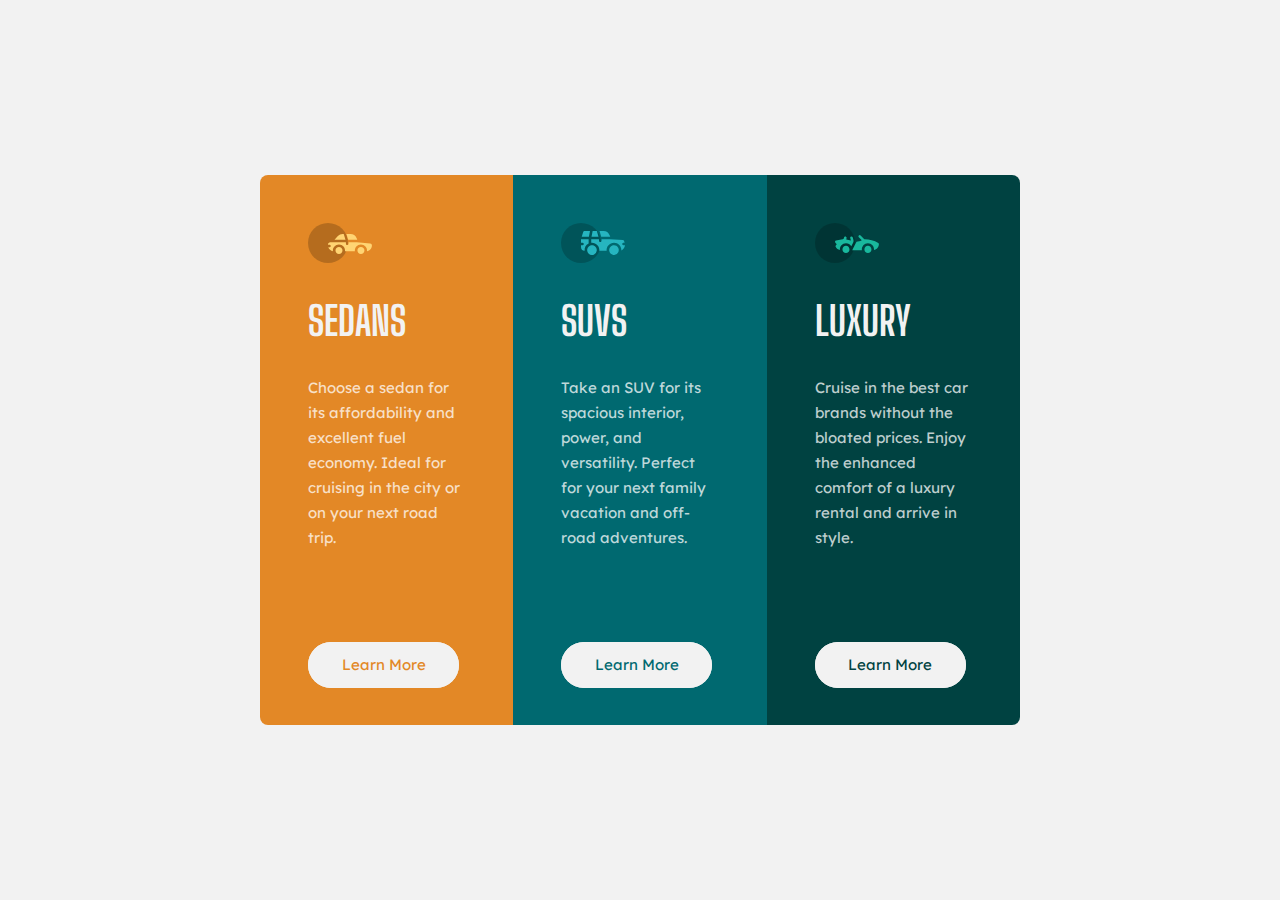
<file: 3-column-preview-card-component-main copie/index.html>
<!DOCTYPE html>
<html lang="en">
<head>
  <meta charset="UTF-8">
  <meta name="viewport" content="width=device-width, initial-scale=1.0"> <!-- displays site properly based on user's device -->
  <link rel="stylesheet" href="style.css">
  <link rel="icon" type="image/png" sizes="32x32" href="./images/favicon-32x32.png">
  <link rel="preconnect" href="https://fonts.googleapis.com">
  <link rel="preconnect" href="https://fonts.gstatic.com" crossorigin>
  <link href="https://fonts.googleapis.com/css2?family=Big+Shoulders+Display:wght@700&family=Lexend+Deca&display=swap" rel="stylesheet">
  <title>Frontend Mentor | 3-column preview card component</title>
</head>
<body>
  <header class="card">
    <div class="orange-column">
      <img src="images/icon-sedans.svg" alt="">
      <h1>SEDANS</h1>
      <p>Choose a sedan for its affordability and excellent fuel economy. Ideal for cruising in the city
      or on your next road trip.</p>
      <a href="#" class="orange-link">Learn More</a>
    </div>

    <div class="cyan-column">
      <img src="images/icon-suvs.svg" alt="">
      <h1>SUVS</h1>
      <p>Take an SUV for its spacious interior, power, and versatility. Perfect for your next family vacation
      and off-road adventures.</p>
      <a href="#" class="cyan-link">Learn More</a>
    </div>

    <div class="dark-cyan-column">
      <img src="images/icon-luxury.svg" alt="">
      <h1>LUXURY</h1>
      <p>Cruise in the best car brands without the bloated prices. Enjoy the enhanced comfort of a luxury
      rental and arrive in style.</p>
      <a href="#" class="dark-cyan-link">Learn More</a>
    </div>
  </header>
</body>
</html>
</file>
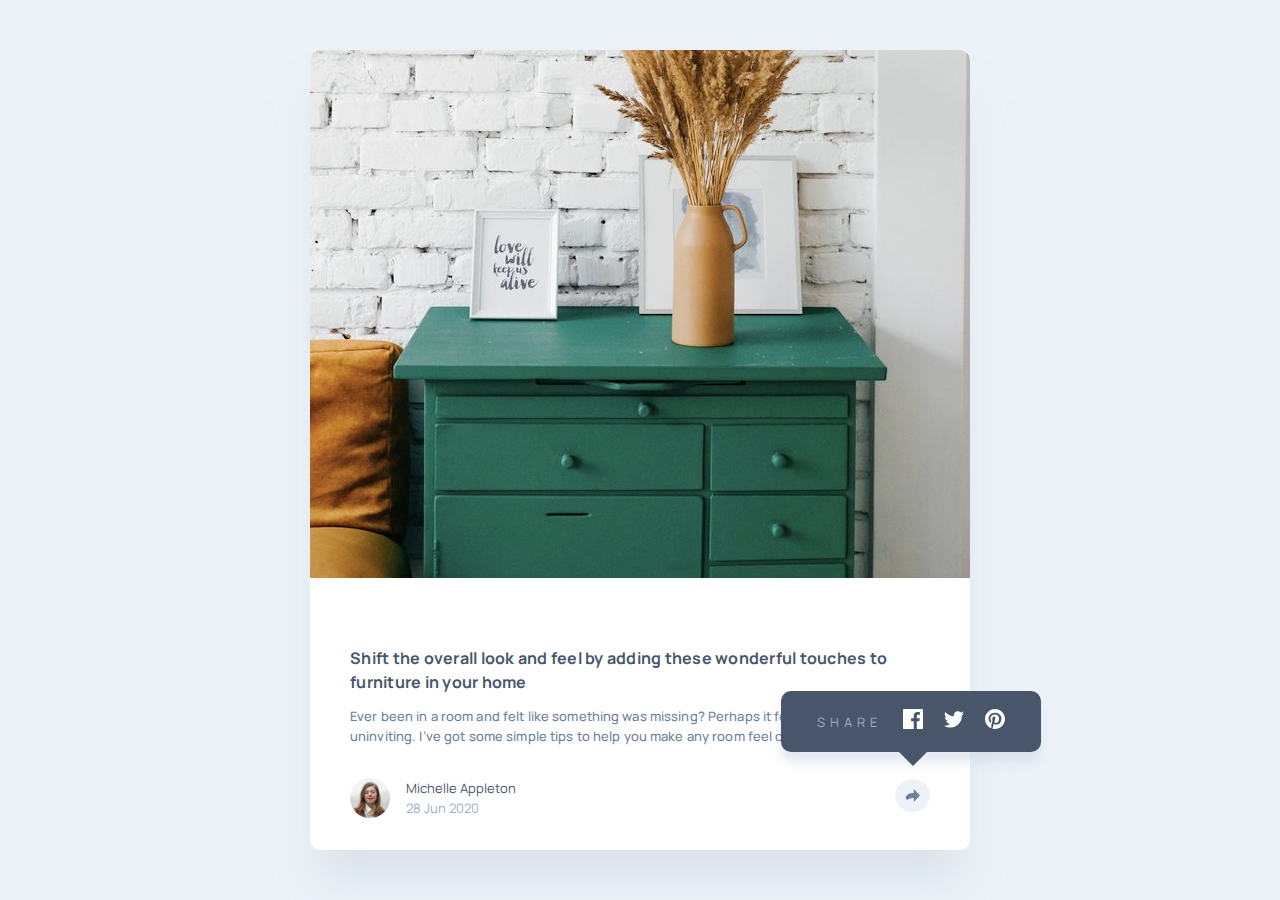
<file: article-preview-component-master/index.html>
<!DOCTYPE html>
<html lang="en">
<head>
  <meta charset="UTF-8">
  <meta name="viewport" content="width=device-width, initial-scale=1.0"> <!-- displays site properly based on user's device -->
  <link rel="stylesheet" href="style.css">
  <link rel="icon" type="image/png" sizes="32x32" href="./images/favicon-32x32.png">
  <link rel="preconnect" href="https://fonts.googleapis.com">
  <link rel="preconnect" href="https://fonts.gstatic.com" crossorigin>
  <link href="https://fonts.googleapis.com/css2?family=Manrope:wght@500;700&display=swap" rel="stylesheet">
  <title>Frontend Mentor | Article preview component</title>
</head>
<body>
  <main class="card">
    <img src="images/drawers.jpg" alt="green drawers with som deco on them" class="image">
    <div class="description">
      <h1>Shift the overall look and feel by adding these wonderful touches to furniture in your home</h1>
      <p class="ad-description">Ever been in a room and felt like something was missing? Perhaps it felt slightly bare and uninviting.
      I’ve got some simple tips to help you make any room feel complete.
      </p>

      <div class="user-info">
        <div class="user-profile">
          <img src="images/avatar-michelle.jpg" alt="" class="avatar">
          <div class="user-name-date">
            <p class="user-name">Michelle Appleton</p>
            <p class="date">28 Jun 2020</p>
          </div>
        </div>
        <div class="share-icon">
          <div class="sharing-btns">
            <p>SHARE</p>
            <a href="#"><img src="images/icon-facebook.svg" alt="" class="icon"></a>
            <a href="#"><img src="images/icon-twitter.svg" alt="" class="icon"></a>
            <a href="#"><img src="images/icon-pinterest.svg" alt="" class="icon"></a>
          </div>
          <img src="images/icon-share.svg" alt="" class="share-btn">
        </div>
        <!-- <div class="share-icon-mobile">
          <div class="sharing-btns-mobile" id="social-icons">
            <p>SHARE</p>
            <a href="#"><img src="images/icon-facebook.svg" alt="" class="icon-mobile"></a>
            <a href="#"><img src="images/icon-twitter.svg" alt="" class="icon-mobile"></a>
            <a href="#"><img src="images/icon-pinterest.svg" alt="" class="icon-mobile"></a>
          </div>
          <img src="images/icon-share.svg" alt="" class="share-btn-mobile">
        </div> -->
      </div>
    </div>
  </main>
  <script src="index.js"></script>
</body>
</html>
</file>
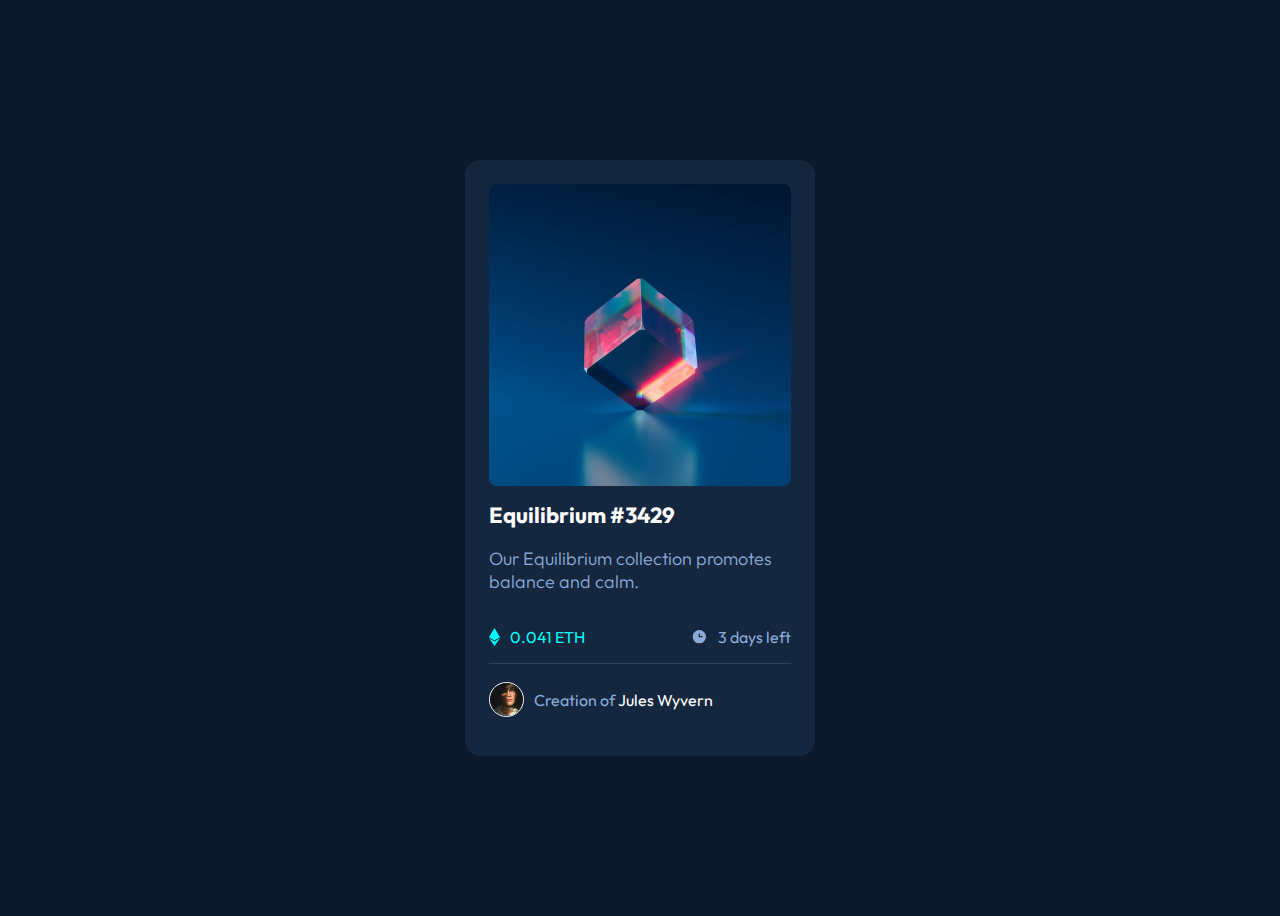
<file: nft-preview-card-component-main/index.html>
<!DOCTYPE html>
<html lang="en">
<head>
  <meta charset="UTF-8">
  <meta name="viewport" content="width=device-width, initial-scale=1.0"> <!-- displays site properly based on user's device -->
  <link rel="icon" type="image/png" sizes="32x32" href="./images/favicon-32x32.png">
  <link rel="stylesheet" href="style.css">
  <link rel="preconnect" href="https://fonts.googleapis.com">
  <link rel="preconnect" href="https://fonts.gstatic.com" crossorigin>
  <link href="https://fonts.googleapis.com/css2?family=Outfit:wght@300;400;700&display=swap" rel="stylesheet">
  <title>Frontend Mentor | NFT preview card component</title>

  <!-- Feel free to remove these styles or customise in your own stylesheet 👍 -->
</head>
<body>
  <main class="card">
    <div class="image">
      <img src="images/image-equilibrium.jpg" alt="colored and shiny cube on blue background" class="card-img">
      <!-- <div class="overlay">
        <img src="images/icon-view.svg" alt="eye icon" height="48" class="eye-icon">
      </div> -->
    </div>

    <div class="card-description">
      <a href="#" class="title"><h1>Equilibrium #3429</h2></a>

      <p class="description-text">Our Equilibrium collection promotes balance and calm.</p>
      <div class="additional-info">
        <span class="price"><img src="images/icon-ethereum.svg" alt="etherum icon" class="icon"><p class="price">0.041 ETH</p></span>
        <span class="time-left"><img src="images/icon-clock.svg" alt="clock icon" class="icon"><p>3 days left</p></span>
      </div>
    </div>

    <footer class="card-footer">
      <img src="images/image-avatar.png" alt="Jules Wyvern avatar" class="avatar">
      <p>Creation of <a href="#" class="designer-name">Jules Wyvern</a></p>
    </footer>
  </main>
</body>
</html>
</file>
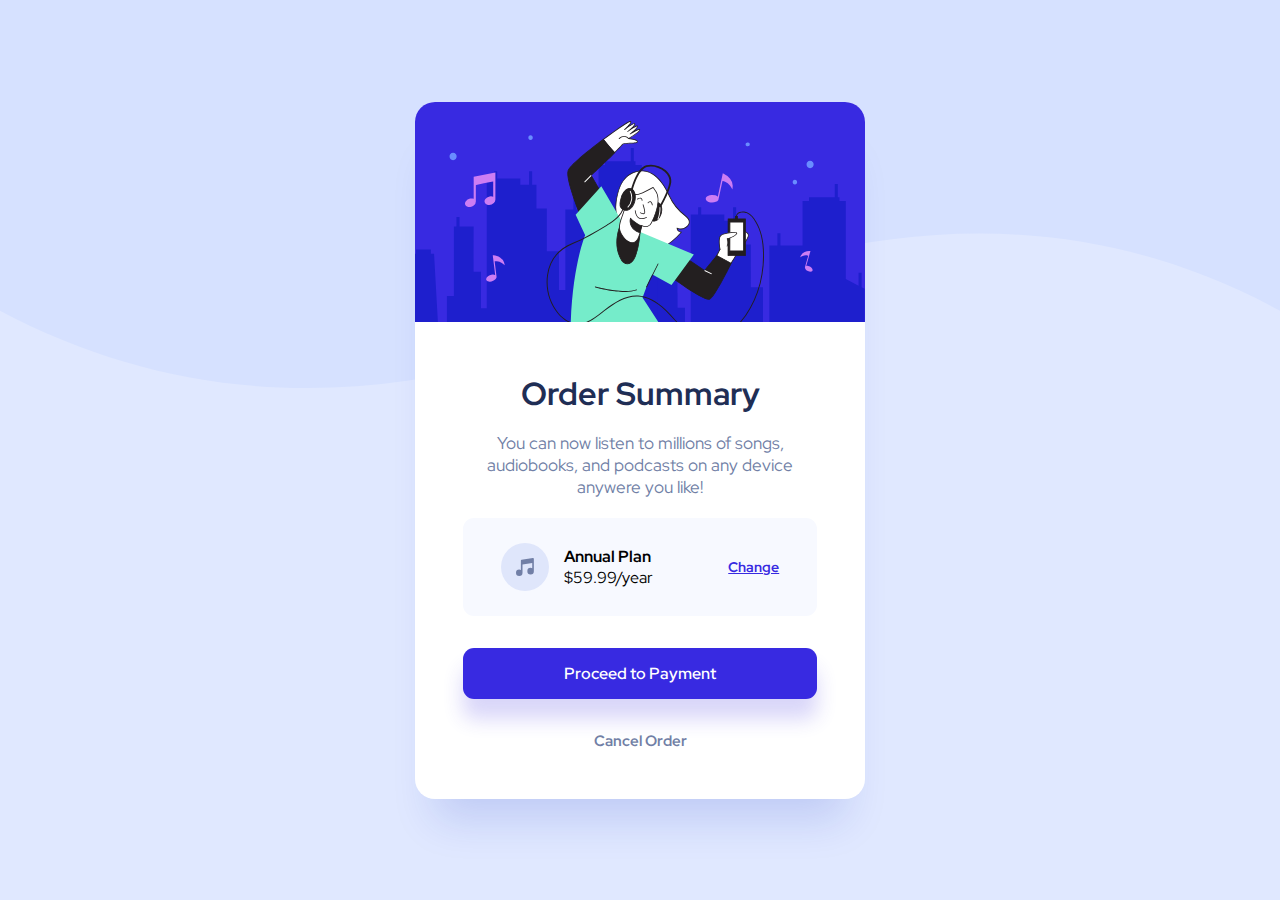
<file: order-summary-component-main/index.html>
<!DOCTYPE html>
<html lang="en">
<head>
  <meta charset="UTF-8">
  <meta name="viewport" content="width=device-width, initial-scale=1.0"> <!-- displays site properly based on user's device -->

  <link rel="icon" type="image/png" sizes="32x32" href="./images/favicon-32x32.png">
  <link rel="stylesheet" href="style.css">
  <link rel="preconnect" href="https://fonts.googleapis.com">
  <link rel="preconnect" href="https://fonts.gstatic.com" crossorigin>
  <link href="https://fonts.googleapis.com/css2?family=Red+Hat+Display:wght@400;500;600;700;900&display=swap" rel="stylesheet">
  <title>Frontend Mentor | Order summary card</title>
</head>
<body>
<main class="card">
  <div class="top-image">
    <img src="images/illustration-hero.svg" alt="illustration">
  </div>

  <div class="card-content">
    <div class="description">
      <h1>Order Summary</h1>
      <p>You can now listen to millions of songs, audiobooks, and podcasts on any device anywere you like!</p>
    </div>

    <div class="price-description">
      <div class="plan-price">
        <img src="images/icon-music.svg" alt="icon music">
        <div class="price">
          <h4>Annual Plan</h4>
          <p>$59.99/year</p>
        </div>
      </div>
      <a href="#">Change</a>
    </div>

    <div class="payment">
      <a href="#" class="payment-btn">Proceed to Payment</a>
      <a href="#" class="order">Cancel Order</a>
    </div>
  </div>
</main>
</body>
</html>
</file>
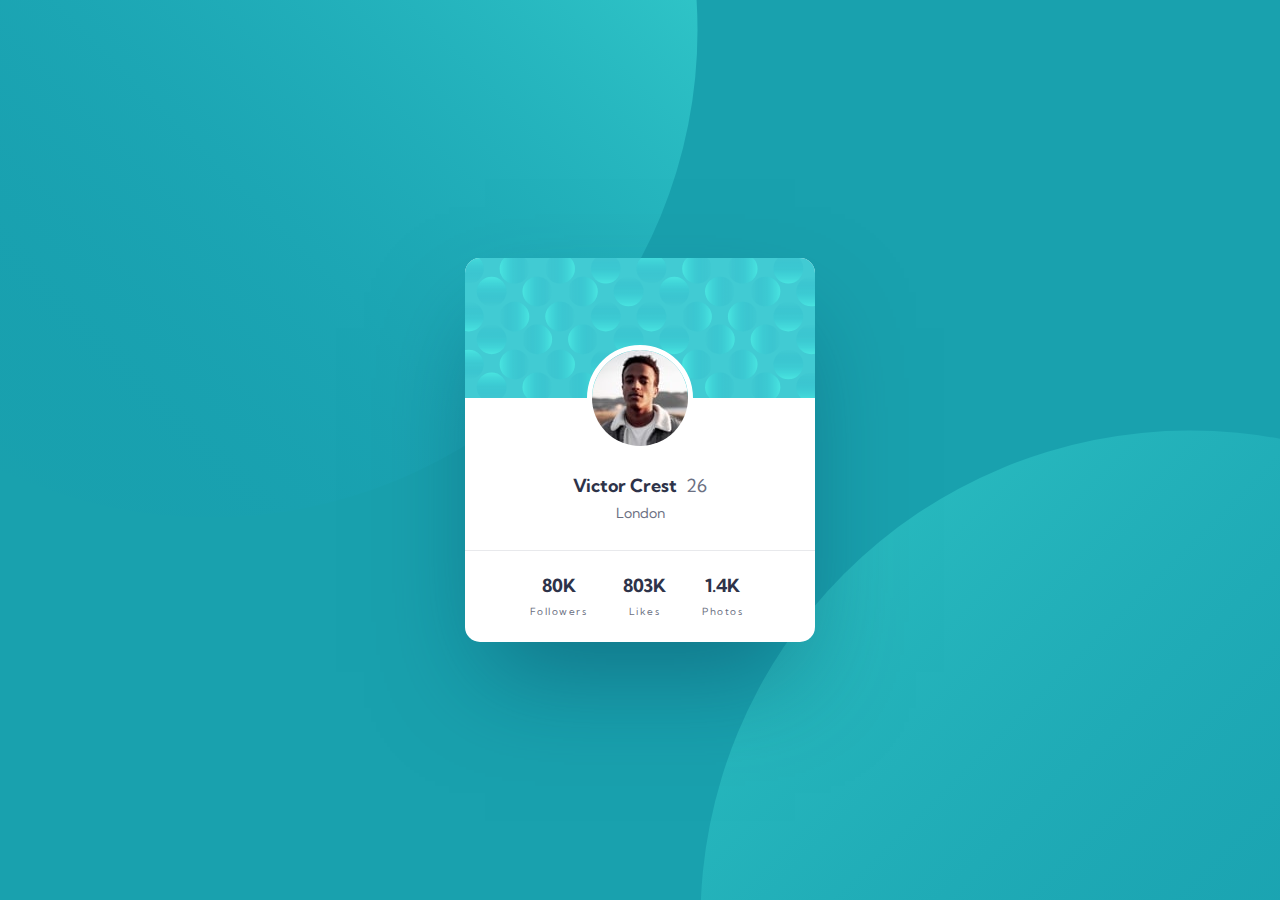
<file: profile-card-component-main/index.html>
<!DOCTYPE html>
<html lang="en">
<head>
  <meta charset="UTF-8">
  <meta name="viewport" content="width=device-width, initial-scale=1.0"> <!-- displays site properly based on user's device -->
  <link rel="stylesheet" href="style.css">
  <link rel="icon" type="image/png" sizes="32x32" href="./images/favicon-32x32.png">
  <link rel="preconnect" href="https://fonts.googleapis.com">
  <link rel="preconnect" href="https://fonts.gstatic.com" crossorigin>
  <link href="https://fonts.googleapis.com/css2?family=Kumbh+Sans:wght@400;700&display=swap" rel="stylesheet">
  <title>Frontend Mentor | Profile card component</title>
</head>
<body>
  <main class="card">
    <div class="header">
      <img src="images/bg-pattern-card.svg" alt="blue bg with circles" class="card-bg">
      <img src="images/image-victor.jpg" alt="" class="avatar">
    </div>
    <div class="info">
      <div class="name-age">
        <h1>Victor Crest</h1><p class="age">26</p>
      </div>
      <p class="city">London</p>
    </div>
    <div class="statistics">
      <div class="stats-group">
        <h2 class="numbers">80K</h2>
        <p class="details">Followers</p>
      </div>
      <div class="stats-group">
        <h2 class="numbers">803K</h2>
        <p class="details">Likes</p>
      </div>
      <div class="stats-group">
        <h2 class="numbers">1.4K</h2>
        <p class="details">Photos</p>
      </div>
    </div>
  </main>
</body>
</html>
</file>
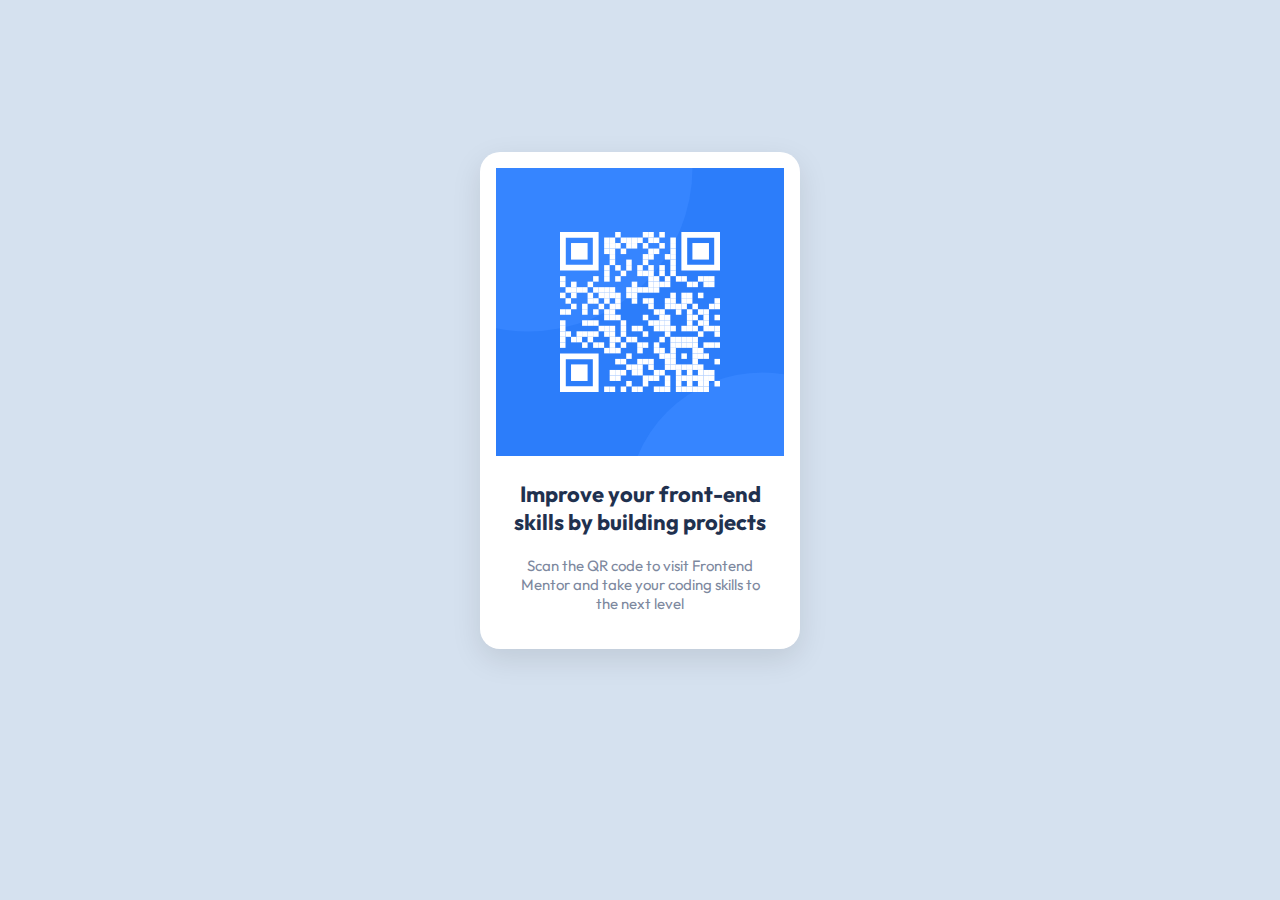
<file: qr-code-component-main/index.html>
<!DOCTYPE html>
<html lang="en">
<head>
  <meta charset="UTF-8">
  <meta name="viewport" content="width=device-width, initial-scale=1.0"> <!-- displays site properly based on user's device -->
  <link rel="icon" type="image/png" sizes="32x32" href="./images/favicon-32x32.png">
  <link rel="stylesheet" href="style.css">
  <link rel="preconnect" href="https://fonts.googleapis.com">
  <link rel="preconnect" href="https://fonts.gstatic.com" crossorigin>
  <link href="https://fonts.googleapis.com/css2?family=Outfit:wght@300;700&display=swap" rel="stylesheet">
  <title>Claire C. | QR code component</title>
</head>
<body>
  <div class="card">
    <div class="qr-code">
      <img src="images/qr-background.svg" alt="QR code blue background" class="qr-background">
      <img src="images/qr-code.svg" alt="QR code" class="qr">
    </div>
    <div class="presentation-text">
      <h1>Improve your front-end skills by building projects</h1>
      <p>Scan the QR code to visit Frontend Mentor and take your coding skills to the next level</p>
    </div>
  </div>
</body>
</html>
</file>
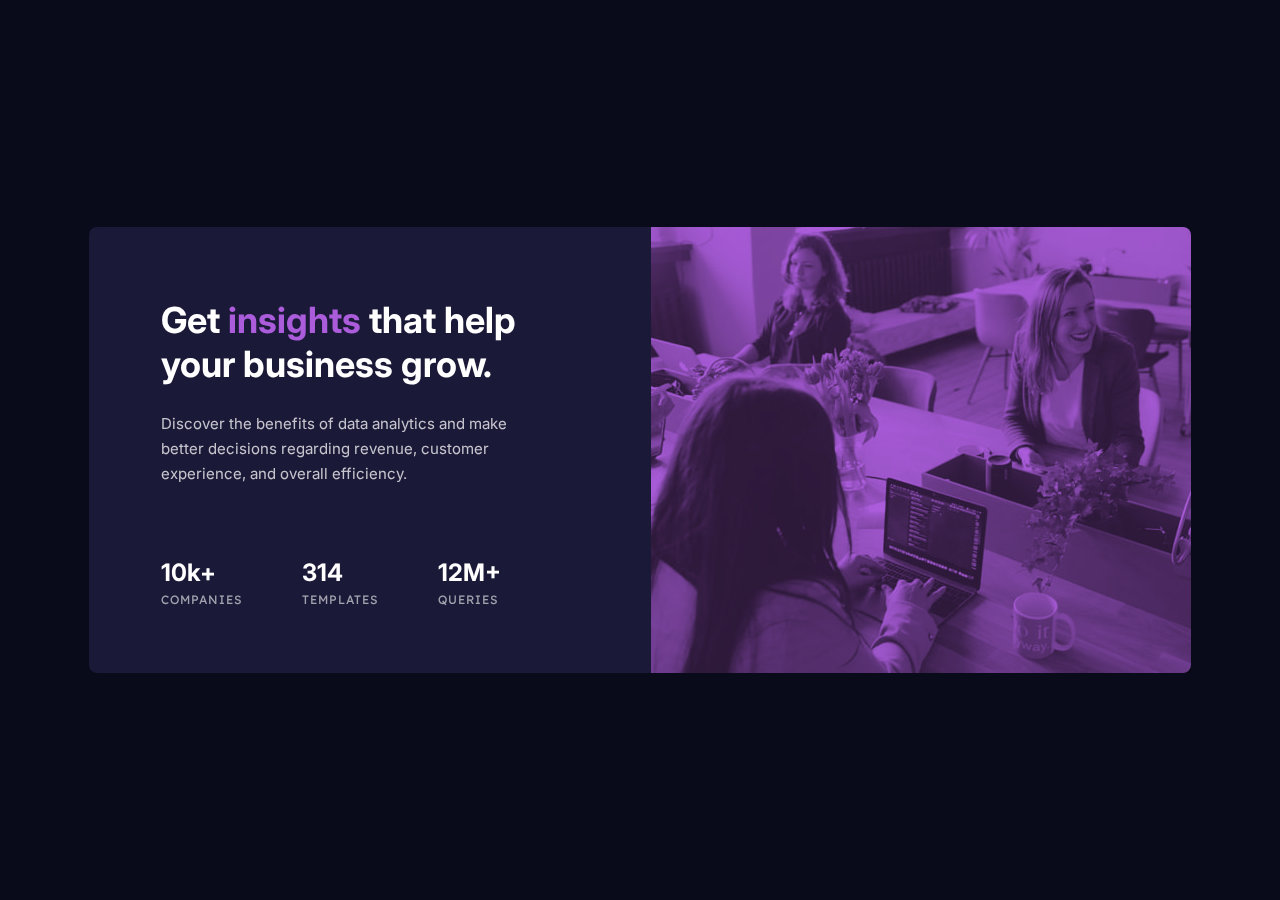
<file: stats-preview-card-component-main/index.html>
<!DOCTYPE html>
<html lang="en">
<head>
  <meta charset="UTF-8">
  <meta name="viewport" content="width=device-width, initial-scale=1.0"> <!-- displays site properly based on user's device -->
  <link rel="stylesheet" href="style.css">
  <link rel="icon" type="image/png" sizes="32x32" href="./images/favicon-32x32.png">
  <link rel="preconnect" href="https://fonts.googleapis.com">
  <link rel="preconnect" href="https://fonts.gstatic.com" crossorigin>
  <link href="https://fonts.googleapis.com/css2?family=Inter:wght@400;700&family=Lexend+Deca&display=swap" rel="stylesheet">
  <title>Frontend Mentor | Stats preview card component</title>
</head>
<body>
  <header class="card">
    <div class="description">
      <h1>
        Get <span style="color: hsl(277, 64%, 61%);">insights</span> that help your business grow.
      </h1>

      <p class="description-text">
        Discover the benefits of data analytics and make better decisions regarding revenue, customer
        experience, and overall efficiency.
      </p>

      <div class="stats">
        <div class="stats-group">
          <h2 class="numbers">10k+</h2>
          <p class="details">COMPANIES</p>
        </div>

        <div class="stats-group">
          <h2 class="numbers">314</h2>
          <p class="details">TEMPLATES</p>
        </div>

        <div class="stats-group">
          <h2 class="numbers">12M+</h2>
          <p class="details">QUERIES</p>
        </div>
      </div>
    </div>
  </header>
  <div class="image">
    <img src="images/image-header-desktop.jpg" alt="">
  </div>

</body>
</html>
</file>
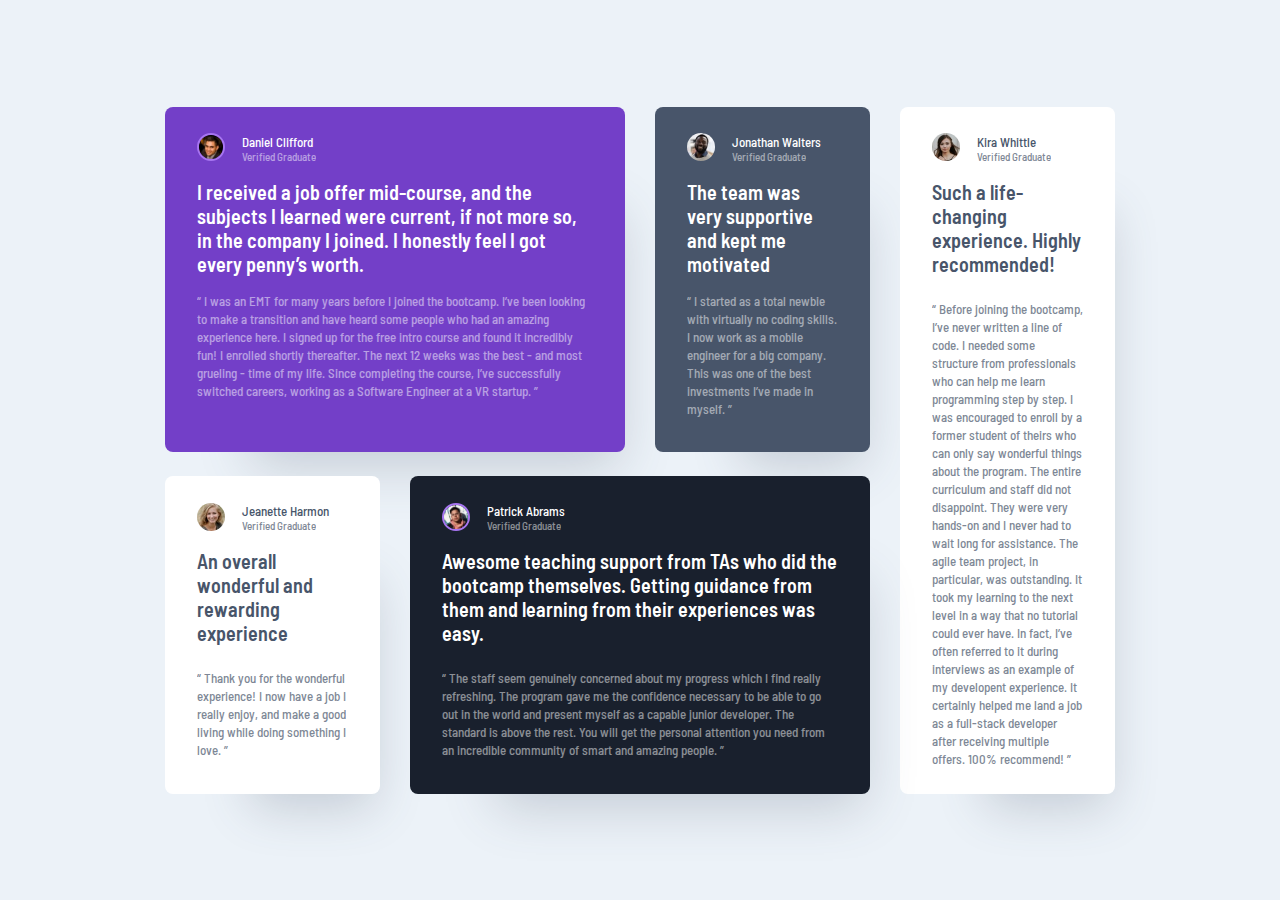
<file: testimonials-grid-section-main/index.html>
<!DOCTYPE html>
<html lang="en">
<head>
  <meta charset="UTF-8">
  <meta name="viewport" content="width=device-width, initial-scale=1.0"> <!-- displays site properly based on user's device -->
  <link rel="stylesheet" href="style.css">
  <link rel="icon" type="image/png" sizes="32x32" href="./images/favicon-32x32.png">
  <link rel="preconnect" href="https://fonts.googleapis.com">
  <link rel="preconnect" href="https://fonts.gstatic.com" crossorigin>
  <link href="https://fonts.googleapis.com/css2?family=Barlow+Semi+Condensed:wght@500;600&display=swap" rel="stylesheet">
  <title>Frontend Mentor | [Challenge Name Here]</title>
</head>

<body>
  <main class="container">
    <div class="card card--card-one">
      <div class="card__header">
        <img src="images/image-daniel.jpg" alt="Daniel Clifford" class="card__avatar card__avatar--border">
        <div class="card__student-info">
          <p class="card__student-name">Daniel Clifford</p>
          <p class="card__student-status">Verified Graduate</p>
        </div>
      </div>
      <div class="card__testimonial">
        <h1>I received a job offer mid-course, and the subjects I learned were current, if not more so,
          in the company I joined. I honestly feel I got every penny’s worth.</h1>
        <p class="card__testimonial-text"> “ I was an EMT for many years before I joined the bootcamp. I’ve been looking to make a
          transition and have heard some people who had an amazing experience here. I signed up
          for the free intro course and found it incredibly fun! I enrolled shortly thereafter.
          The next 12 weeks was the best - and most grueling - time of my life. Since completing
          the course, I’ve successfully switched careers, working as a Software Engineer at a VR startup. ”</p>
      </div>
    </div>

    <div class="card card--card-two">
      <div class="card__header">
        <img src="images/image-jonathan.jpg" alt="Jonathan Walters" class="card__avatar">
        <div class="card__student-info">
          <p class="card__student-name">Jonathan Walters</p>
          <p class="card__student-status">Verified Graduate</p>
        </div>
      </div>
      <div class="card__testimonial">
        <h1>The team was very supportive and kept me motivated</h1>
        <p class="card__testimonial-text">“ I started as a total newbie with virtually no coding skills. I now work as a mobile engineer
          for a big company. This was one of the best investments I’ve made in myself. ”</p>
      </div>
    </div>

    <div class="card card--white-card card--card-three">
      <div class="card__header">
        <img src="images/image-kira.jpg" alt="Kira Whittle" class="card__avatar">
        <div class="card__student-info">
          <p class="card__student-name">Kira Whittle</p>
          <p class="card__student-status">Verified Graduate</p>
        </div>
      </div>
      <div class="card__testimonial">
        <h1>Such a life-changing experience. Highly recommended!</h1>
        <p class="card__testimonial-text"> “ Before joining the bootcamp, I’ve never written a line of code. I needed some structure from
          professionals who can help me learn programming step by step. I was encouraged to enroll by a former
          student of theirs who can only say wonderful things about the program. The entire curriculum and staff
          did not disappoint. They were very hands-on and I never had to wait long for assistance. The agile team
          project, in particular, was outstanding. It took my learning to the next level in a way that no tutorial
          could ever have. In fact, I’ve often referred to it during interviews as an example of my developent
          experience. It certainly helped me land a job as a full-stack developer after receiving multiple offers.
          100% recommend! ”</p>
      </div>
    </div>

    <div class="card card--white-card card--card-four">
      <div class="card__header">
        <img src="images/image-jeanette.jpg" alt="Jeanette Harmon" class="card__avatar">
        <div class="card__student-info">
          <p class="card__student-name">Jeanette Harmon</p>
          <p class="card__student-status">Verified Graduate</p>
        </div>
      </div>
      <div class="card__testimonial">
        <h1>An overall wonderful and rewarding experience</h1>
        <p class="card__testimonial-text">“ Thank you for the wonderful experience! I now have a job I really enjoy, and make a good living
          while doing something I love. ”</p>
      </div>
    </div>

    <div class="card card--card-five">
      <div class="card__header">
        <img src="images/image-patrick.jpg" alt="Patrick Abrams" class="card__avatar card__avatar--border">
        <div class="card__student-info">
          <p class="card__student-name">Patrick Abrams</p>
          <p class="card__student-status">Verified Graduate</p>
        </div>
      </div>
      <div class="card__testimonial">
        <h1>Awesome teaching support from TAs who did the bootcamp themselves. Getting guidance from them and
          learning from their experiences was easy.</h1>
        <p class="card__testimonial-text">“ The staff seem genuinely concerned about my progress which I find really refreshing. The program
          gave me the confidence necessary to be able to go out in the world and present myself as a capable
          junior developer. The standard is above the rest. You will get the personal attention you need from
          an incredible community of smart and amazing people. ”</p>
      </div>
    </div>
  </main>
</body>
</html>
</file>
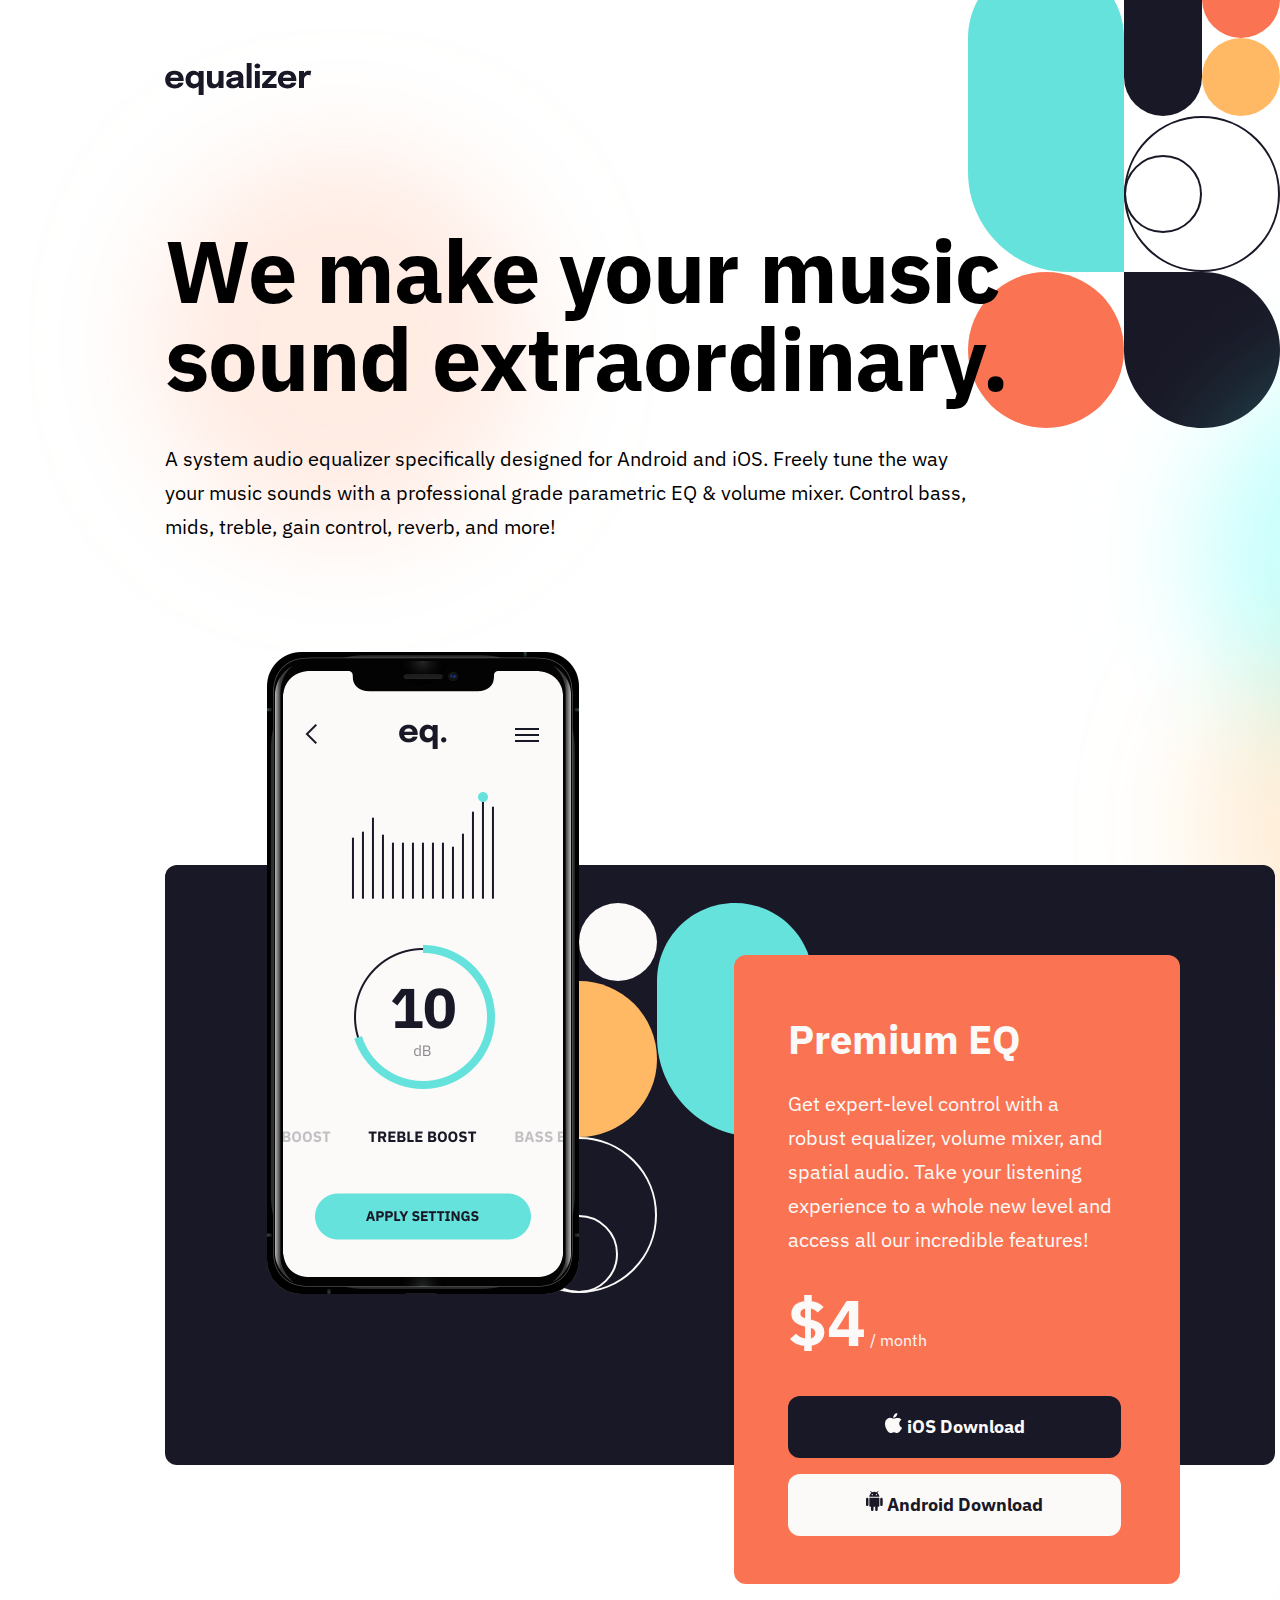
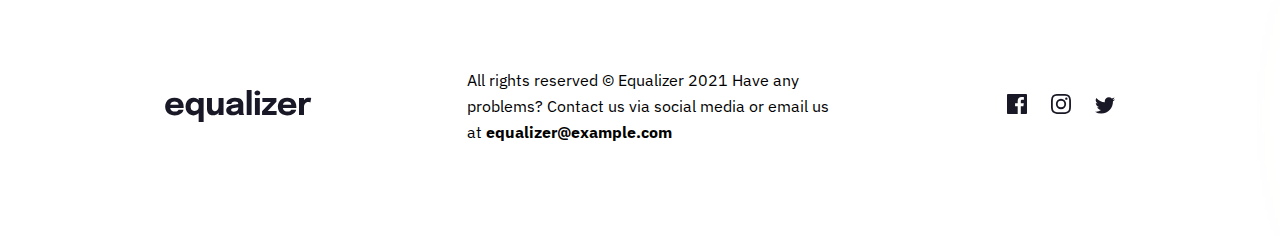
<file: equalizer-landing-page/starter-code/index.html>
<!DOCTYPE html>
<html lang="en">
<head>
  <meta charset="UTF-8">
  <meta name="viewport" content="width=device-width, initial-scale=1.0">

  <link rel="icon" type="image/png" sizes="32x32" href="./assets/favicon-32x32.png">
  <link rel="stylesheet" href="style.css">
  <link rel="preconnect" href="https://fonts.googleapis.com">
  <link rel="preconnect" href="https://fonts.gstatic.com" crossorigin>
  <link href="https://fonts.googleapis.com/css2?family=IBM+Plex+Sans:wght@400;700&display=swap" rel="stylesheet">
  <title>Frontend Mentor | Equalizer landing page</title>
</head>
<body>
  <div class="container">
    <header>
      <nav>
        <img src="assets/logo.svg" alt="equalizer-logo" class="logo">
      </nav>
      <h1>We make your music sound extraordinary.</h1>
      <div class="presentation-text">
        <p> A system audio equalizer specifically designed for Android and iOS. Freely tune the
          way your music sounds with a professional grade parametric EQ & volume mixer. Control
          bass, mids, treble, gain control, reverb, and more!</p>
      </div>
    </header>

    <main>
      <div class="black-card">
        <img src="assets/illustration-app.png" alt="" class="phone-img">
        <img src="assets/Group 8.svg" alt="" class="geometrics-card">
        <div class="orange-card">
          <h2>Premium EQ</h2>
          <p>Get expert-level control with a robust equalizer, volume mixer, and spatial audio. Take
            your listening experience to a whole new level and access all our incredible features!</p>


          <span class="price">$4</span> / month
          <div class="buttons">
            <a href="#" class="btn ios">
              <img src="assets/icon-apple.svg" alt="">
              iOS Download
            </a>
            <a href="#" class="btn android">
              <img src="assets/icon-android.svg" alt="">
              Android Download
            </a>
          </div>
        </div>
      </div>
    </main>

    <footer>
      <img src="assets/logo.svg" alt="equalizer-logo" class="logo">
      <p class="footer-text">All rights reserved © Equalizer 2021
        Have any problems? Contact us via social media or email us at <strong>equalizer@example.com</strong></p>

      <div class="social-media-logos">
        <a href="#"><img src="assets/icon-facebook.svg" alt="" class="social"></a>
        <a href="#"><img src="assets/icon-instagram.svg" alt="" class="social"></a>
        <a href="#"><img src="assets/icon-twitter.svg" alt="" class="social"></a>
      </div>
    </footer>
  </div>
</body>
</html>
</file>
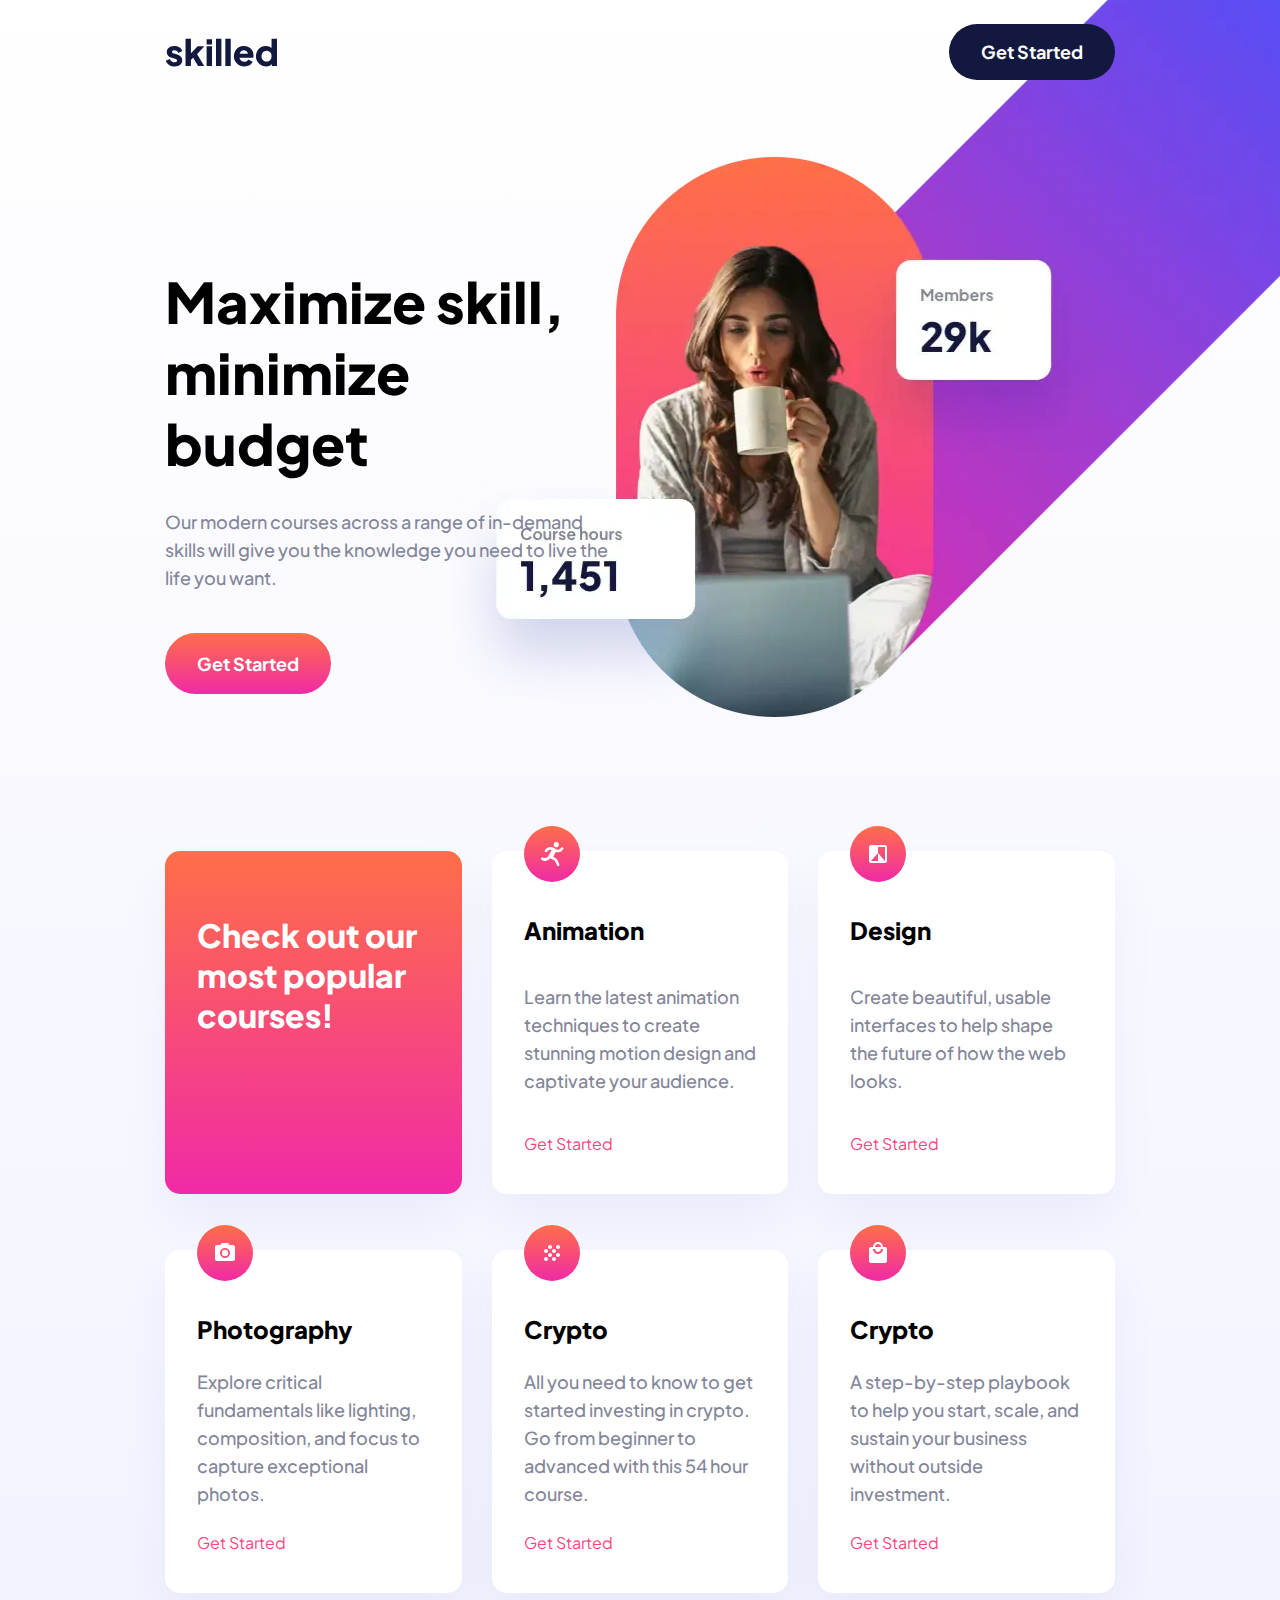
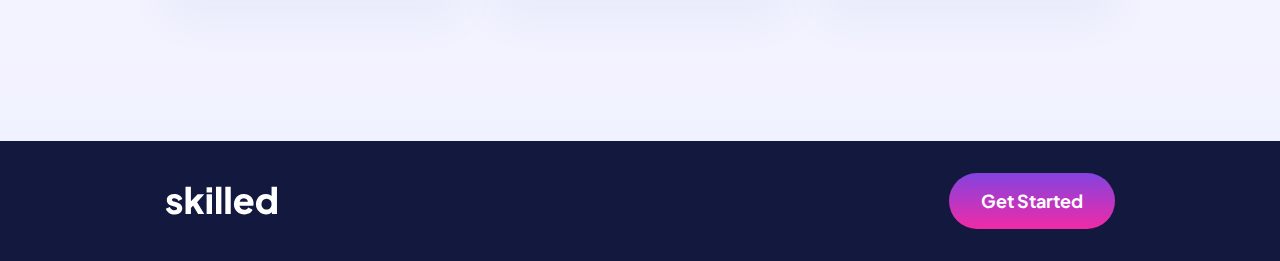
<file: skilled-elearning-landing-page/starter-code/index.html>
<!DOCTYPE html>
<html lang="en">
<head>
  <meta charset="UTF-8">
  <meta name="viewport" content="width=device-width, initial-scale=1.0">
  <link rel="stylesheet" href="style.css">
  <link rel="icon" type="image/png" sizes="32x32" href="./assets/favicon-32x32.png">
  <link rel="preconnect" href="https://fonts.googleapis.com">
  <link rel="preconnect" href="https://fonts.gstatic.com" crossorigin>
  <link href="https://fonts.googleapis.com/css2?family=Plus+Jakarta+Sans:wght@500;700;800&display=swap" rel="stylesheet">
  <title>Frontend Mentor | Skilled e-learning landing page</title>
</head>
<body>
  <div class="container">
    <header>
      <nav>
        <img src="assets/logo-dark.svg" alt="logo dark">
        <a href="#" class="btn btn-dark">Get Started</a>
      </nav>
      <div class="presentation">
        <h1>Maximize skill, minimize budget</h1>
        <p class="description">Our modern courses across a range of in-demand skills will give you the
          knowledge you need to live the life you want.</p>
        <a href="#" class="btn btn-orange">Get Started</a>
      </div>
    </header>

    <main>
      <div class="card card-orange-pink">
        <h2>Check out our most popular courses!</h2>
      </div>

      <div class="card card-animation">
        <img src="assets/icon-animation.svg" alt="">
        <h3>Animation</h3>
        <p>Learn the latest animation techniques to create stunning motion
          design and captivate your audience.</p>
        <a href="#">Get Started</a>
      </div>

      <div class="card card-design">
        <img src="assets/icon-design.svg" alt="">
        <h3>Design</h3>
        <p>Create beautiful, usable interfaces to help shape the future of
          how the web looks.</p>
        <a href="#">Get Started</a>
      </div>

      <div class="card card-photography">
        <img src="assets/icon-photography.svg" alt="">
        <h3>Photography</h3>
        <p>Explore critical fundamentals like lighting, composition, and focus
          to capture exceptional photos.</p>
        <a href="#">Get Started</a>
      </div>

      <div class="card card-crypto">
        <img src="assets/icon-crypto.svg" alt="">
        <h3>Crypto</h3>
        <p>All you need to know to get started investing in crypto. Go from beginner
          to advanced with this 54 hour course.</p>
        <a href="#">Get Started</a>
      </div>

      <div class="card card-business">
        <img src="assets/icon-business.svg" alt="">
        <h3>Crypto</h3>
        <p>A step-by-step playbook to help you start, scale, and sustain your business
          without outside investment.</p>
        <a href="#">Get Started</a>
      </div>
    </main>
  </div>

  <footer>
    <img src="assets/logo-light.svg" alt="logo-light">
    <a href="#" class="btn btn-pink">Get Started</a>
  </footer>
</body>
</html>
</file>
<file: 3-column-preview-card-component-main copie/style.css>
* {
  margin: 0;
  padding: 0;
  -webkit-box-sizing: border-box;
          box-sizing: border-box;
}

body {
  background-color: #f2f2f2;
  display: -webkit-box;
  display: -ms-flexbox;
  display: flex;
  -webkit-box-pack: center;
      -ms-flex-pack: center;
          justify-content: center;
  -webkit-box-align: center;
      -ms-flex-align: center;
          align-items: center;
  height: 100vh;
  padding: 0 260px;
}

.card {
  display: -webkit-box;
  display: -ms-flexbox;
  display: flex;
}

.card .orange-column, .card .cyan-column, .card .dark-cyan-column {
  padding: 48px;
  -webkit-box-flex: 1;
      -ms-flex: 1 1 0px;
          flex: 1 1 0;
}

.card .orange-column {
  background-color: #e38826;
  border-radius: 8px 0 0 8px;
}

.card .cyan-column {
  background-color: #006970;
}

.card .dark-cyan-column {
  background-color: #004241;
  border-radius: 0 8px 8px 0;
}

.card h1 {
  color: #f2f2f2;
  font-family: 'Big Shoulders Display', cursive;
  font-weight: 700;
  font-size: 40px;
  line-height: 48px;
  margin: 30px 0;
}

.card p {
  color: rgba(255, 255, 255, 0.75);
  font-family: 'Lexend Deca', sans-serif;
  font-weight: 400;
  font-size: 15px;
  line-height: 25px;
  margin-bottom: 102px;
}

.card a {
  padding: 11px 31.5px 12px 31.5px;
  background-color: #f2f2f2;
  border-radius: 25px;
  text-decoration: none;
  font-family: 'Lexend Deca', sans-serif;
  font-weight: 400;
  font-size: 15px;
  line-height: 25px;
  border: 2px solid #f2f2f2;
}

.card a:hover {
  background-color: transparent;
  color: #f2f2f2;
}

.card .orange-link {
  color: #e38826;
}

.card .cyan-link {
  color: #006970;
}

.card .dark-cyan-link {
  color: #004241;
}

@media (max-width: 1000px) {
  .card {
    -webkit-box-orient: vertical;
    -webkit-box-direction: normal;
        -ms-flex-direction: column;
            flex-direction: column;
    -webkit-box-align: center;
        -ms-flex-align: center;
            align-items: center;
    height: 100vh;
  }
  .card .orange-column {
    border-radius: 8px 8px 0 0;
  }
  .card .dark-cyan-column {
    border-radius: 0 0 8px 8px;
  }
  .card p {
    margin-bottom: 36px;
  }
}
/*# sourceMappingURL=style.css.map */
</file>
<file: article-preview-component-master/style.css>
* {
  margin: 0;
  padding: 0;
  -webkit-box-sizing: border-box;
          box-sizing: border-box;
  font-family: 'Manrope', sans-serif;
}

body {
  background-color: #ECF2F8;
  display: -webkit-box;
  display: -ms-flexbox;
  display: flex;
  -webkit-box-align: center;
      -ms-flex-align: center;
          align-items: center;
  -webkit-box-pack: center;
      -ms-flex-pack: center;
          justify-content: center;
  height: 100vh;
  padding: 0 355px;
}

body .card {
  background: #FFFFFF;
  -webkit-box-shadow: 0px 40px 40px -10px rgba(201, 213, 225, 0.503415);
          box-shadow: 0px 40px 40px -10px rgba(201, 213, 225, 0.503415);
  border-radius: 10px;
  display: -webkit-box;
  display: -ms-flexbox;
  display: flex;
}

body .card .image {
  overflow: hidden;
  border-radius: 10px 0 0 10px;
}

body .card .description {
  display: -webkit-box;
  display: -ms-flexbox;
  display: flex;
  -webkit-box-orient: vertical;
  -webkit-box-direction: normal;
      -ms-flex-direction: column;
          flex-direction: column;
  -webkit-box-align: space-between;
      -ms-flex-align: space-between;
          align-items: space-between;
  padding: 32px 40px;
}

body .card .description h1 {
  font-weight: 700;
  font-size: 20px;
  line-height: 28px;
  letter-spacing: 0.25px;
  color: #48556A;
}

body .card .description .ad-description {
  margin: 12px 0 20px;
  font-weight: 500;
  font-size: 13px;
  line-height: 20px;
  letter-spacing: 0.121875px;
  color: #6E8098;
}

body .card .description .user-info {
  display: -webkit-box;
  display: -ms-flexbox;
  display: flex;
  -webkit-box-pack: justify;
      -ms-flex-pack: justify;
          justify-content: space-between;
  -webkit-box-align: center;
      -ms-flex-align: center;
          align-items: center;
}

body .card .description .user-info .user-profile {
  display: -webkit-box;
  display: -ms-flexbox;
  display: flex;
  -webkit-box-align: center;
      -ms-flex-align: center;
          align-items: center;
}

body .card .description .user-info .user-profile .avatar {
  border-radius: 50%;
  width: 40px;
  margin-right: 16px;
}

body .card .description .user-info .user-profile .user-name-date {
  font-size: 13px;
  line-height: 20px;
}

body .card .description .user-info .user-profile .user-name-date .user-name {
  color: #48556A;
}

body .card .description .user-info .user-profile .user-name-date .date {
  color: #9DAEC2;
}

body .card .description .user-info .share-icon {
  position: relative;
}

body .card .description .user-info .share-icon .share-btn {
  background-color: #ECF2F8;
  padding: 10px;
  border-radius: 50%;
}

body .card .description .user-info .share-icon .share-btn:hover {
  background-color: #6E8098;
  color: #FFFFFF;
  cursor: pointer;
}

body .sharing-btns {
  background-color: #48556A;
  padding: 18px 36px;
  color: white;
  display: -webkit-box;
  display: -ms-flexbox;
  display: flex;
  position: absolute;
  -webkit-box-align: center;
      -ms-flex-align: center;
          align-items: center;
  -webkit-box-shadow: 0px 10px 10px rgba(201, 213, 225, 0.503415);
          box-shadow: 0px 10px 10px rgba(201, 213, 225, 0.503415);
  border-radius: 10px;
  top: -88px;
  left: -114px;
}

body .sharing-btns:after {
  content: "";
  position: absolute;
  width: 0;
  height: 0;
  border-left: 20px solid transparent;
  border-right: 20px solid transparent;
  border-top: 20px solid #48556A;
  left: 112px;
  top: 55px;
}

body .sharing-btns p {
  color: #9DAEC2;
  font-size: 13px;
  line-height: 20px;
  letter-spacing: 5px;
}

body .sharing-btns .icon {
  margin-left: 21px;
}

body .share-icon-mobile {
  display: none;
}

@media screen and (max-width: 1440px) {
  body .card {
    -webkit-box-orient: vertical;
    -webkit-box-direction: normal;
        -ms-flex-direction: column;
            flex-direction: column;
  }
  body .card .image {
    border-radius: 10px 10px 0 0;
  }
  body .card .description h1 {
    margin-top: 36px;
    font-size: 16px;
    line-height: 24px;
  }
  body .card .description .ad-description {
    margin: 12px 0 32px;
  }
}
/*# sourceMappingURL=style.css.map */
</file>
<file: nft-preview-card-component-main/style.css>
body {
  background-color: #0d192b;
  font-family: 'Outfit', sans-serif;
  display: -webkit-box;
  display: -ms-flexbox;
  display: flex;
  height: 100vh;
  -webkit-box-align: center;
      -ms-flex-align: center;
          align-items: center;
  -webkit-box-pack: center;
      -ms-flex-pack: center;
          justify-content: center;
}

.card {
  width: 350px;
  height: 596px;
  background-color: #15263F;
  border-radius: 15px;
  padding: 24px 24px 0 24px;
  -webkit-box-sizing: border-box;
          box-sizing: border-box;
}

.card .image {
  border-radius: 8px;
  overflow: hidden;
  position: relative;
  width: 100%;
  height: 302px;
}

.card .image .card-img {
  -o-object-fit: contain;
     object-fit: contain;
  width: 100%;
}

.card .image:hover::after {
  background: rgba(0, 255, 247, 0.6) no-repeat center url("images/icon-view.svg");
  position: absolute;
  height: 100%;
  width: 100%;
  top: 0;
  left: 0;
  content: "";
  cursor: pointer;
}

.card .card-description {
  border-bottom: 1px solid #2E405B;
}

.card .card-description .title {
  color: white;
  text-decoration: none;
  font-size: 11px;
}

.card .card-description .title:hover {
  color: #00fff7;
}

.card .card-description .description-text {
  font-size: 18px;
  font-weight: 300;
}

.card .card-description .price, .card .card-description .time-left {
  display: -webkit-box;
  display: -ms-flexbox;
  display: flex;
  -webkit-box-align: center;
      -ms-flex-align: center;
          align-items: center;
}

.card .card-description .price {
  color: #00fff7;
}

.card .card-description p, .card .card-description .time-left {
  color: #8bacda;
}

.card .card-description .icon {
  padding-right: 10px;
}

.card .card-description .additional-info {
  display: -webkit-box;
  display: -ms-flexbox;
  display: flex;
  -webkit-box-pack: justify;
      -ms-flex-pack: justify;
          justify-content: space-between;
  -webkit-box-align: center;
      -ms-flex-align: center;
          align-items: center;
}

.card .card-footer {
  display: -webkit-box;
  display: -ms-flexbox;
  display: flex;
  -webkit-box-align: center;
      -ms-flex-align: center;
          align-items: center;
  color: #8bacda;
  margin-top: 10px;
}

.card .card-footer .avatar {
  height: 33px;
  margin-right: 10px;
  border-radius: 50%;
  border: 1px solid #fff;
}

.card .card-footer .designer-name {
  color: white;
  text-decoration: none;
}

.card .card-footer .designer-name:hover {
  color: #00fff7;
}
/*# sourceMappingURL=style.css.map */
</file>
<file: order-summary-component-main/style.css>
* {
  margin: 0;
  font-family: 'Red Hat Display', sans-serif;
}

body {
  background: #e0e8ff no-repeat url("images/pattern-background-desktop.svg");
  background-size: contain;
  display: -webkit-box;
  display: -ms-flexbox;
  display: flex;
  -webkit-box-align: center;
      -ms-flex-align: center;
          align-items: center;
  -webkit-box-pack: center;
      -ms-flex-pack: center;
          justify-content: center;
  height: 100vh;
}

.card {
  width: 450px;
  border-radius: 20px;
  background-color: #fff;
  display: -webkit-box;
  display: -ms-flexbox;
  display: flex;
  -webkit-box-orient: vertical;
  -webkit-box-direction: normal;
      -ms-flex-direction: column;
          flex-direction: column;
  -webkit-box-align: center;
      -ms-flex-align: center;
          align-items: center;
  -webkit-box-sizing: border-box;
          box-sizing: border-box;
  -webkit-box-shadow: 0px 40px 40px -20px rgba(13, 48, 189, 0.151826);
          box-shadow: 0px 40px 40px -20px rgba(13, 48, 189, 0.151826);
}

.card .top-image {
  border-top-left-radius: 20px;
  border-top-right-radius: 20px;
  -o-object-fit: cover;
     object-fit: cover;
  display: block;
  overflow: hidden;
}

.card .top-image img {
  width: 100%;
}

.card .card-content {
  padding: 0 48px 48px;
}

.card .card-content .description {
  text-align: center;
}

.card .card-content .description h1 {
  color: #1F2E55;
  margin: 45px 0 17px 0;
}

.card .card-content .description p {
  color: #717FA6;
  font-weight: 400;
  font-size: 17px;
}

.card .card-content .price-description {
  display: -webkit-box;
  display: -ms-flexbox;
  display: flex;
  -webkit-box-align: center;
      -ms-flex-align: center;
          align-items: center;
  -ms-flex-pack: distribute;
      justify-content: space-around;
  background-color: #F7F9FF;
  border-radius: 11px;
  margin: 20px 0 32px 0;
  width: 100%;
  padding: 25px 0;
  -webkit-box-sizing: border-box;
          box-sizing: border-box;
}

.card .card-content .price-description .plan-price {
  display: -webkit-box;
  display: -ms-flexbox;
  display: flex;
  -webkit-box-align: center;
      -ms-flex-align: center;
          align-items: center;
}

.card .card-content .price-description .plan-price img {
  margin-right: 15px;
}

.card .card-content .price-description .price {
  display: -webkit-box;
  display: -ms-flexbox;
  display: flex;
  -webkit-box-orient: vertical;
  -webkit-box-direction: normal;
      -ms-flex-direction: column;
          flex-direction: column;
}

.card .card-content .price-description a {
  color: #382AE1;
  font-weight: bold;
  font-size: 14px;
}

.card .card-content .price-description a:hover {
  color: #766CF1;
  text-decoration: none;
}

.card .card-content .payment {
  display: -webkit-box;
  display: -ms-flexbox;
  display: flex;
  -webkit-box-orient: vertical;
  -webkit-box-direction: normal;
      -ms-flex-direction: column;
          flex-direction: column;
  -webkit-box-align: center;
      -ms-flex-align: center;
          align-items: center;
}

.card .card-content .payment .payment-btn {
  background-color: #382AE1;
  text-decoration: none;
  width: 100%;
  text-align: center;
  padding: 15px 0;
  border-radius: 11px;
  color: #fff;
  font-weight: 600;
  -webkit-box-shadow: 0px 20px 20px rgba(56, 42, 225, 0.190291);
          box-shadow: 0px 20px 20px rgba(56, 42, 225, 0.190291);
  margin-bottom: 32px;
}

.card .card-content .payment .payment-btn:hover {
  background: #766CF1;
  -webkit-transition: 0.3s;
  transition: 0.3s;
}

.card .card-content .payment .order {
  color: #717FA6;
  text-decoration: none;
  font-weight: 700;
  font-size: 15px;
  line-height: 20px;
}

.card .card-content .payment .order:hover {
  color: #1F2E55;
  -webkit-transition: 0.3s;
  transition: 0.3s;
}

@media only screen and (max-width: 375px) {
  .body {
    background: #e0e8ff no-repeat url("images/pattern-background-mobile");
  }
  .card {
    width: 327px;
  }
  .card .card-content {
    padding: 0 24px 24px;
  }
  .card .card-content .description p {
    font-size: 16px;
  }
  .card .top-image {
    -o-object-fit: contain;
       object-fit: contain;
  }
}
/*# sourceMappingURL=style.css.map */
</file>
<file: profile-card-component-main/style.css>
* {
  margin: 0;
  padding: 0;
  -webkit-box-sizing: border-box;
          box-sizing: border-box;
  font-family: 'Kumbh Sans', sans-serif;
}

body {
  background-color: #19A1AE;
  background-image: url(./images/bg-pattern-top.svg), url(./images/bg-pattern-bottom.svg);
  background-position-x: -280px, 700px;
  background-position-y: -460px, 430px;
  background-repeat: no-repeat;
  display: -webkit-box;
  display: -ms-flexbox;
  display: flex;
  -webkit-box-align: center;
      -ms-flex-align: center;
          align-items: center;
  -webkit-box-pack: center;
      -ms-flex-pack: center;
          justify-content: center;
  height: 100vh;
}

.card {
  background-color: #fff;
  border-radius: 15px;
  width: -webkit-fit-content;
  width: -moz-fit-content;
  width: fit-content;
  -webkit-box-shadow: 0px 50px 100px -20px rgba(8, 70, 94, 0.504835);
          box-shadow: 0px 50px 100px -20px rgba(8, 70, 94, 0.504835);
}

.card .header {
  display: -webkit-box;
  display: -ms-flexbox;
  display: flex;
  -webkit-box-orient: vertical;
  -webkit-box-direction: normal;
      -ms-flex-direction: column;
          flex-direction: column;
  -webkit-box-align: center;
      -ms-flex-align: center;
          align-items: center;
}

.card .card-bg {
  width: 100%;
  overflow: hidden;
  display: block;
  border-top-left-radius: 15px;
  border-top-right-radius: 15px;
}

.card .avatar {
  border-radius: 50%;
  border: 5px solid #fff;
  z-index: 1;
  margin-top: -15%;
}

.card .info {
  border-bottom: 1px solid #E8E9EC;
  display: -webkit-box;
  display: -ms-flexbox;
  display: flex;
  -webkit-box-orient: vertical;
  -webkit-box-direction: normal;
      -ms-flex-direction: column;
          flex-direction: column;
  -webkit-box-align: center;
      -ms-flex-align: center;
          align-items: center;
  margin-top: 24px;
}

.card .info .name-age {
  display: -webkit-box;
  display: -ms-flexbox;
  display: flex;
  -webkit-box-align: center;
      -ms-flex-align: center;
          align-items: center;
}

.card .info .name-age h1 {
  color: #2E3349;
  font-weight: 700;
  font-size: 18px;
  line-height: 22px;
}

.card .info .name-age .age {
  color: #6B7082;
  font-weight: 400;
  font-size: 18px;
  line-height: 22px;
  padding-left: 8.5px;
}

.card .info .city {
  color: #6B7082;
  font-weight: 400;
  font-size: 14px;
  line-height: 17px;
  margin: 8px 0 28px 0;
}

.card .statistics {
  margin: 24px 54px 24px 47px;
  display: -webkit-box;
  display: -ms-flexbox;
  display: flex;
  -ms-flex-pack: distribute;
      justify-content: space-around;
  text-align: center;
}

.card .statistics .numbers {
  color: #2E3349;
  font-weight: 700;
  font-size: 18px;
  line-height: 22px;
  margin-bottom: 9px;
}

.card .statistics .details {
  color: #6B7082;
  font-weight: 400;
  font-size: 10px;
  line-height: 12px;
  letter-spacing: 1.5px;
}

@media (max-width: 375px) {
  body {
    background-size: cover;
    background-position-x: -496px, 187px;
    background-position-y: -404px, 335px;
  }
}
/*# sourceMappingURL=style.css.map */
</file>
<file: qr-code-component-main/style.css>
body {
  background-color: #D5E1EF;
}

.card {
  background-color: #FFFFFF;
  width: 320px;
  height: 497px;
  border-radius: 20px;
  margin: 175px auto;
  -webkit-box-shadow: rgba(0, 0, 0, 0.1) 0px 10px 30px;
          box-shadow: rgba(0, 0, 0, 0.1) 0px 10px 30px;
}

.card .qr-code {
  width: 288px;
  height: 288px;
}

.card .qr-code .qr-background {
  position: absolute;
  margin: 16px 16px 344px 16px;
}

.card .qr-code .qr {
  position: absolute;
  z-index: 1;
  margin: 80px;
}

.card .presentation-text {
  font-family: 'Outfit', sans-serif;
  width: 288px;
  height: 129px;
  margin: 40px auto;
  text-align: center;
}

.card .presentation-text h1 {
  font-size: 22px;
  color: #1F314F;
}

.card .presentation-text p {
  font-size: 15px;
  color: #7D889E;
  width: 256px;
  height: 57px;
  margin: 20px 16px 0 16px;
}

@media only screen and (max-width: 1440px), (max-height: 800px) {
  .card {
    margin: 152px auto;
  }
}

@media only screen and (min-width: 375px) and (max-height: 667px) {
  .card {
    margin: 85px auto;
  }
  .card .qr-background {
    border-radius: 10px;
  }
}
/*# sourceMappingURL=style.css.map */
</file>
<file: stats-preview-card-component-main/style.css>
* {
  margin: 0;
  padding: 0;
  -webkit-box-sizing: border-box;
          box-sizing: border-box;
}

body {
  background-color: #090b1a;
  display: -webkit-box;
  display: -ms-flexbox;
  display: flex;
  -webkit-box-pack: center;
      -ms-flex-pack: center;
          justify-content: center;
  -webkit-box-align: center;
      -ms-flex-align: center;
          align-items: center;
  height: 100vh;
}

body .card {
  background-color: #1b1938;
  width: 562px;
  display: -webkit-box;
  display: -ms-flexbox;
  display: flex;
  padding: 71px 85px 59px 72px;
  height: 446px;
  border-radius: 8px 0 0 8px;
}

body .card .description {
  display: -webkit-box;
  display: -ms-flexbox;
  display: flex;
  -webkit-box-orient: vertical;
  -webkit-box-direction: normal;
      -ms-flex-direction: column;
          flex-direction: column;
  font-family: 'Inter', sans-serif;
}

body .card .description h1 {
  color: white;
  font-weight: 700;
  font-size: 36px;
  line-height: 44px;
}

body .card .description .description-text {
  color: rgba(255, 255, 255, 0.75);
  margin: 25px 0 72px;
  font-weight: 400;
  font-size: 15px;
  line-height: 25px;
  width: 375px;
}

body .card .description .stats {
  display: -webkit-box;
  display: -ms-flexbox;
  display: flex;
}

body .card .description .stats .stats-group {
  padding-right: 60px;
}

body .card .description .stats .numbers {
  color: white;
  font-weight: 700;
  font-size: 24px;
  line-height: 29px;
  font-family: 'Inter', sans-serif;
}

body .card .description .stats .details {
  color: rgba(255, 255, 255, 0.6);
  font-weight: 400;
  font-size: 12px;
  line-height: 25px;
  letter-spacing: 1px;
  font-family: 'Lexend Deca', sans-serif;
}

body .image {
  background-color: #aa5cdb;
  display: -webkit-box;
  display: -ms-flexbox;
  display: flex;
  border-radius: 0 8px 8px 0;
}

body .image img {
  opacity: 0.75;
  mix-blend-mode: multiply;
}

@media only screen and (min-width: 375px) and (max-width: 1000px) {
  body {
    -webkit-box-orient: vertical;
    -webkit-box-direction: reverse;
        -ms-flex-direction: column-reverse;
            flex-direction: column-reverse;
    text-align: center;
  }
  body .card {
    height: -webkit-fit-content;
    height: -moz-fit-content;
    height: fit-content;
    width: 327px;
    padding: 40px 31px 32px;
    border-radius: 0 0 8px 8px;
  }
  body .card .description h1 {
    font-size: 28px;
    line-height: 32px;
    width: 264px;
  }
  body .card .description .description-text {
    width: 264px;
    margin-bottom: 40px;
  }
  body .card .description .stats {
    -webkit-box-orient: vertical;
    -webkit-box-direction: normal;
        -ms-flex-direction: column;
            flex-direction: column;
    -webkit-box-align: center;
        -ms-flex-align: center;
            align-items: center;
  }
  body .card .description .stats .stats-group {
    padding-right: 0;
    padding-bottom: 24px;
  }
  body .image {
    border-radius: 8px 8px 0 0;
  }
  body .image img {
    width: 327px;
  }
}
/*# sourceMappingURL=style.css.map */
</file>
<file: testimonials-grid-section-main/style.css>
* {
  margin: 0;
  padding: 0;
  -webkit-box-sizing: border-box;
          box-sizing: border-box;
  font-family: 'Barlow Semi Condensed', sans-serif;
}

body {
  background-color: #ecf2f8;
  display: -webkit-box;
  display: -ms-flexbox;
  display: flex;
  -webkit-box-align: center;
      -ms-flex-align: center;
          align-items: center;
  -webkit-box-pack: center;
      -ms-flex-pack: center;
          justify-content: center;
  height: 100vh;
  padding: 0 165px;
}

body .container {
  display: -ms-grid;
  display: grid;
  -ms-grid-columns: (1fr)[4];
      grid-template-columns: repeat(4, 1fr);
  -webkit-column-gap: 30px;
          column-gap: 30px;
  row-gap: 24px;
}

body .container .card {
  border-radius: 8px;
  -webkit-box-shadow: 40px 60px 50px -47px rgba(72, 85, 106, 0.247378);
          box-shadow: 40px 60px 50px -47px rgba(72, 85, 106, 0.247378);
  padding: 26px 32px;
}

body .container .card .card__header {
  display: -webkit-box;
  display: -ms-flexbox;
  display: flex;
  -webkit-box-align: center;
      -ms-flex-align: center;
          align-items: center;
  gap: 17px;
}

body .container .card .card__header .card__avatar {
  width: 28px;
  border-radius: 50%;
}

body .container .card .card__header .card__avatar--border {
  border: 2px solid #A775F1;
}

body .container .card .card__header .card__student-name {
  font-size: 13px;
}

body .container .card .card__header .card__student-status {
  font-size: 11px;
  line-height: 11px;
}

body .container .card h1 {
  font-weight: 600;
  font-size: 20px;
  line-height: 24px;
  margin: 18px 0 16px;
}

body .container .card p {
  font-weight: 500;
  font-size: 13px;
  line-height: 18px;
}

body .container .card--card-one {
  background-color: #733FC8;
  -ms-grid-column: 1;
  -ms-grid-column-span: 2;
  grid-column: 1 / span 2;
}

body .container .card--card-two {
  background-color: #48556A;
}

body .container .card--white-card {
  background-color: #FFFFFF;
}

body .container .card--white-card h1 {
  margin: 18px 0 24px;
}

body .container .card--white-card .card__student-name, body .container .card--white-card h1 {
  color: #48556A;
}

body .container .card--white-card .card__student-status, body .container .card--white-card .card__testimonial-text {
  color: #48556A;
  opacity: 0.7;
}

body .container .card--card-three {
  -ms-grid-column: 4;
  -ms-grid-column-span: 1;
  grid-column: 4 / 5;
  -ms-grid-row: 1;
  -ms-grid-row-span: 2;
  grid-row: 1 / span 2;
}

body .container .card--card-five {
  background-color: #19202D;
  -ms-grid-column: 2;
  -ms-grid-column-span: 2;
  grid-column: 2 / span 2;
}

body .container .card--card-five h1 {
  margin: 18px 0 24px;
}

body .container .card--card-one .card__student-name, body .container .card--card-one h1, body .container .card--card-two .card__student-name, body .container .card--card-two h1, body .container .card--card-five .card__student-name, body .container .card--card-five h1 {
  color: #FFFFFF;
}

body .container .card--card-one .card__student-status, body .container .card--card-one .card__testimonial-text, body .container .card--card-two .card__student-status, body .container .card--card-two .card__testimonial-text, body .container .card--card-five .card__student-status, body .container .card--card-five .card__testimonial-text {
  color: #FFFFFF;
  opacity: 0.5;
}

@media only screen and (max-width: 1200px) {
  body {
    height: auto;
    padding: 0 50px;
    -webkit-box-orient: vertical;
    -webkit-box-direction: normal;
        -ms-flex-direction: column;
            flex-direction: column;
  }
  body .container {
    display: FLEX;
    -webkit-box-orient: vertical;
    -webkit-box-direction: normal;
        -ms-flex-direction: column;
            flex-direction: column;
  }
}
/*# sourceMappingURL=style.css.map */
</file>
<file: equalizer-landing-page/starter-code/style.css>
* {
  margin: 0;
  padding: 0;
  -webkit-box-sizing: border-box;
          box-sizing: border-box;
}

body {
  background: url("assets/bg-main-desktop.png"), right top no-repeat url("assets/Group Copy.svg");
  font-family: 'IBM Plex Sans', sans-serif;
  padding: 0 165px;
}

body .container header nav {
  padding-top: 61.99px;
}

body .container header h1 {
  font-weight: 700;
  font-size: 88px;
  line-height: 88px;
  letter-spacing: -1px;
  width: 1015px;
  margin: 127.01px 0 40px;
}

body .container header .presentation-text {
  font-weight: 400;
  font-size: 20px;
  line-height: 34px;
  width: 825px;
}

body .container main .black-card {
  background-color: #191826;
  border-radius: 12px;
  margin-top: 321px;
  width: 1110px;
  height: 600px;
  margin-bottom: 202px;
  position: relative;
}

body .container main .phone-img {
  width: 312px;
  height: 642px;
  left: 102px;
  top: -213px;
  position: absolute;
  z-index: 1;
}

body .container main .geometrics-card {
  left: 336px;
  top: 0px;
  position: absolute;
}

body .container main .orange-card {
  background-color: #FA7453;
  border-radius: 12px;
  padding: 58px 59px 48px 54px;
  color: #FCFAF9;
  left: 569px;
  top: 90px;
  position: absolute;
  width: 446px;
}

body .container main .orange-card h2 {
  font-weight: 700;
  font-size: 40px;
  line-height: 52px;
}

body .container main .orange-card p {
  margin: 22px 0 39px;
  font-weight: 400;
  font-size: 20px;
  line-height: 34px;
}

body .container main .orange-card .price {
  font-weight: 700;
  font-size: 65px;
  line-height: 52px;
}

body .container main .orange-card .buttons {
  display: -webkit-box;
  display: -ms-flexbox;
  display: flex;
  -webkit-box-orient: vertical;
  -webkit-box-direction: normal;
      -ms-flex-direction: column;
          flex-direction: column;
  margin-top: 46px;
}

body .container main .orange-card .buttons .btn {
  padding: 15px 30px;
  text-decoration: none;
  border-radius: 12px;
  font-weight: 700;
  font-size: 18px;
  line-height: 32px;
  text-align: center;
}

body .container main .orange-card .buttons .ios {
  background-color: #191826;
  color: #FCFAF9;
  margin-bottom: 16px;
}

body .container main .orange-card .buttons .ios:hover {
  background-color: #66E2DC;
}

body .container main .orange-card .buttons .android {
  background-color: #FCFAF9;
  color: #191826;
}

body .container main .orange-card .buttons .android:hover {
  background-color: #FFB964;
}

body .container footer {
  margin-bottom: 91px;
  display: -webkit-box;
  display: -ms-flexbox;
  display: flex;
  -webkit-box-pack: justify;
      -ms-flex-pack: justify;
          justify-content: space-between;
  -webkit-box-align: center;
      -ms-flex-align: center;
          align-items: center;
}

body .container footer .footer-text {
  font-weight: 400;
  font-size: 16px;
  line-height: 26px;
  width: 366px;
}

body .container footer .social {
  padding-left: 20px;
}

body .container footer img:hover {
  color: #FA7453;
}

@media screen and (max-width: 768px) {
  body {
    padding: 0 39px;
  }
  body header h1, body header .presentation-text {
    width: 520px;
  }
  body header h1 {
    font-size: 64px;
    line-height: 64px;
  }
  body header .presentation-text {
    font-size: 18px;
    line-height: 28px;
  }
  body main .black-card {
    width: 696px;
  }
  body main .phone-img {
    left: 97px;
    top: 632px;
    width: 270.21px;
    height: 556px;
  }
  body main .geometrics-card {
    width: 280px;
    height: 420px;
    left: 262px;
    top: 860px;
  }
  body main .orange-card {
    left: 262px;
    top: 980px;
    width: 399px;
    z-index: 2;
  }
  body main .orange-card h2 {
    font-size: 32px;
    line-height: 40px;
  }
  body main .orange-card p {
    font-size: 18px;
    line-height: 28px;
  }
}
/*# sourceMappingURL=style.css.map */
</file>
<file: skilled-elearning-landing-page/starter-code/style.css>
@charset "UTF-8";
* {
  margin: 0;
  padding: 0;
  -webkit-box-sizing: border-box;
          box-sizing: border-box;
  font-family: 'Plus Jakarta Sans', sans-serif;
}

.btn {
  padding: 14px 32px;
  font-weight: 700;
  font-size: 18px;
  line-height: 28px;
  color: white;
  border-radius: 28px;
  text-decoration: none;
}

.card {
  border-radius: 15px;
  padding: 64px 32px 40px;
  background-color: #FFFFFF;
  -webkit-box-shadow: 0px 25px 50px rgba(6, 22, 141, 0.0442381);
          box-shadow: 0px 25px 50px rgba(6, 22, 141, 0.0442381);
  position: relative;
  display: -webkit-box;
  display: -ms-flexbox;
  display: flex;
  -webkit-box-orient: vertical;
  -webkit-box-direction: normal;
      -ms-flex-direction: column;
          flex-direction: column;
  -webkit-box-pack: justify;
      -ms-flex-pack: justify;
          justify-content: space-between;
}

.card img {
  position: absolute;
  left: 32px;
  top: -25px;
}

body {
  background: -webkit-gradient(linear, left top, left bottom, from(#FFFFFF), to(#F0F1FF));
  background: linear-gradient(180deg, #FFFFFF 0%, #F0F1FF 100%);
}

body .container {
  padding: 0 165px;
  background: 189% -24% no-repeat url("assets/image-hero-desktop.webp");
}

body .container header nav {
  display: -webkit-box;
  display: -ms-flexbox;
  display: flex;
  -webkit-box-pack: justify;
      -ms-flex-pack: justify;
          justify-content: space-between;
  -webkit-box-align: center;
      -ms-flex-align: center;
          align-items: center;
  padding-top: 24px;
  margin-bottom: 185.57px;
}

body .container header nav .logo-dark {
  width: 111.17px;
  height: 27.68px;
}

body .container header nav .btn-dark {
  background-color: #13183F;
}

body .container header nav .btn-dark:hover {
  background-color: #666CA3;
}

body .container header .presentation {
  width: 457px;
  height: 359px;
}

body .container header .presentation h1 {
  font-weight: 800;
  font-size: 56px;
  line-height: 71px;
}

body .container header .presentation .description {
  font-weight: 500;
  font-size: 18px;
  line-height: 28px;
  color: #83869A;
  margin: 29px 0 58px;
}

body .container header .presentation .btn-orange {
  padding: 19px 32px;
  background: -webkit-gradient(linear, left top, left bottom, from(#FF6F48), to(#F02AA6));
  background: linear-gradient(180deg, #FF6F48 0%, #F02AA6 100%);
  border-radius: 31.5px;
}

body .container header .presentation .btn-orange:hover {
  background: -webkit-gradient(linear, left bottom, left top, from(rgba(255, 255, 255, 0.5)), to(rgba(255, 255, 255, 0.5))), -webkit-gradient(linear, left top, left bottom, from(#FF6F48), to(#F02AA6));
  background: linear-gradient(0deg, rgba(255, 255, 255, 0.5), rgba(255, 255, 255, 0.5)), linear-gradient(180deg, #FF6F48 0%, #F02AA6 100%);
}

body .container main {
  display: -ms-grid;
  display: grid;
  -ms-grid-columns: 1fr 1fr 1fr;
      grid-template-columns: 1fr 1fr 1fr;
  -ms-grid-rows: 1fr 1fr;
      grid-template-rows: 1fr 1fr;
  gap: 56px 30px;
  margin-top: 226px;
}

body .container main .card-orange-pink {
  background: -webkit-gradient(linear, left top, left bottom, from(#FF6F48), to(#F02AA6));
  background: linear-gradient(180deg, #FF6F48 0%, #F02AA6 100%);
  color: #FFFFFF;
}

body .container main h2 {
  font-weight: 800;
  font-size: 32px;
  line-height: 40px;
}

body .container main h3 {
  margin-bottom: 24px;
  font-weight: 800;
  font-size: 24px;
  line-height: 30px;
}

body .container main p {
  color: #83869A;
  font-weight: 500;
  font-size: 18px;
  line-height: 28px;
  margin-bottom: 24px;
}

body .container main a {
  text-decoration: none;
  color: #F74780;
}

body .container main a:hover {
  color: #FFA7C3;
}

body footer {
  display: -webkit-box;
  display: -ms-flexbox;
  display: flex;
  -webkit-box-pack: justify;
      -ms-flex-pack: justify;
          justify-content: space-between;
  -webkit-box-align: center;
      -ms-flex-align: center;
          align-items: center;
  background-color: #13183F;
  padding: 32px 165px;
  margin-top: 148px;
}

body footer .btn-pink {
  background: -webkit-gradient(linear, left top, left bottom, color-stop(-54.32%, #4851FF), to(#F02AA6));
  background: linear-gradient(180deg, #4851FF -54.32%, #F02AA6 100%);
}

body footer .btn-pink:hover {
  background: -webkit-gradient(linear, left bottom, left top, from(rgba(255, 255, 255, 0.5)), to(rgba(255, 255, 255, 0.5))), -webkit-gradient(linear, left top, left bottom, color-stop(-54.32%, #4851FF), to(#F02AA6));
  background: linear-gradient(0deg, rgba(255, 255, 255, 0.5), rgba(255, 255, 255, 0.5)), linear-gradient(180deg, #4851FF -54.32%, #F02AA6 100%);
}

@media screen and (max-width: 768px) {
  body .container {
    padding: 0 39px;
    background: 522% -4% no-repeat url("assets/image-hero-tablet.webp");
  }
  body .container header nav {
    margin-bottom: 38px;
  }
  body .container header .presentation {
    width: 398px;
    height: 284px;
  }
  body .container header .presentation h1 {
    font-size: 40px;
    line-height: 50px;
  }
  body .container header .presentation .description {
    font-size: 16px;
    line-height: 26px;
  }
  body .container main {
    -ms-grid-columns: 1fr 1fr;
        grid-template-columns: 1fr 1fr;
    -ms-grid-rows: 1fr 1fr 1fr;
        grid-template-rows: 1fr 1fr 1fr;
    gap: 56px 11px;
  }
  body footer {
    padding: 32px 69px;
  }
}

@media screen and (max-width: 375px) {
  body .container {
    padding: 0 16px;
    background: 44% 18% no-repeat url("assets/image-hero-mobile.webp");
  }
  body .container header .presentation {
    width: 343px;
    height: 284px;
  }
  body .container header .presentation h1 {
    font-size: 40px;
    line-height: 50px;
  }
  body .container main {
    -ms-grid-columns: 1fr;
        grid-template-columns: 1fr;
    gap: 40px;
    margin-top: 413px;
  }
  body .container main h2  {
    font-size: 24px;
    line-height: 34px;
  }
  body footer {
    padding: 32px 16px;
  }
}
/*# sourceMappingURL=style.css.map */
</file>
